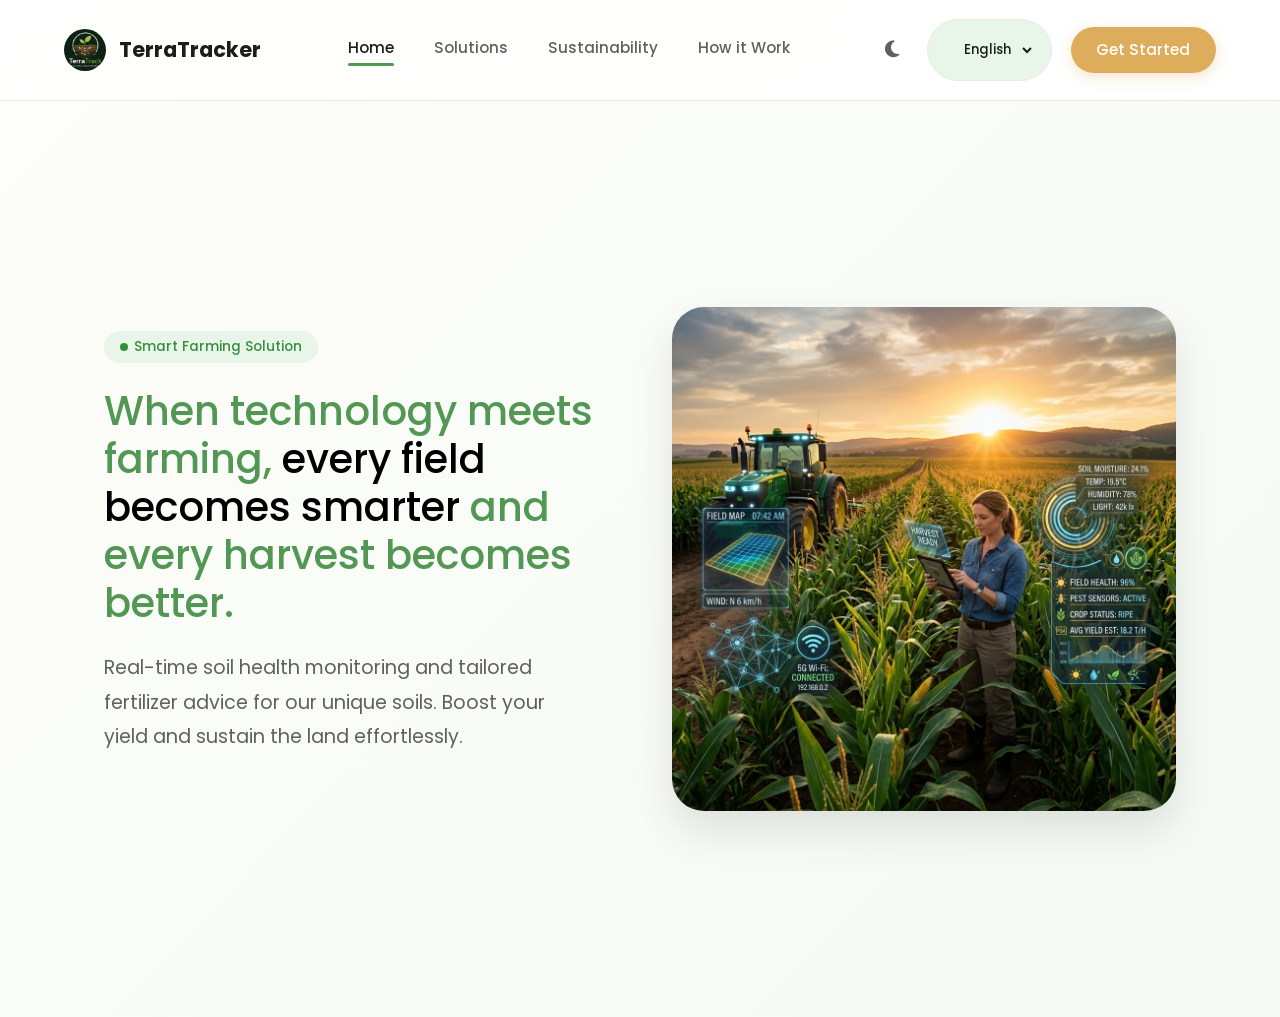
<file: index.html>
<!DOCTYPE html>
<html lang="en">

<head>
    <meta charset="UTF-8">
    <meta name="viewport" content="width=device-width, initial-scale=1.0">
    <title>TerraTracker - Smart Farming Solution</title>
    <link rel="stylesheet" href="styles.css">
    <link rel="stylesheet" href="https://cdnjs.cloudflare.com/ajax/libs/font-awesome/6.4.0/css/all.min.css">
    <style>
        body {
            background: linear-gradient(135deg, var(--bg-color) 0%, rgba(228, 241, 228, 0.4) 100%);
            min-height: 100vh;
            --hero-highlight-color: black;
            /* Light mode → black */
        }

        [data-theme='dark'] body {
            background: linear-gradient(135deg, var(--bg-color) 0%, rgba(30, 45, 30, 0.4) 100%);
            --hero-highlight-color: white;
            /* Dark mode → white */
        }

        .hero-section {
            display: flex;
            align-items: center;
            justify-content: space-between;
            gap: 4rem;
            min-height: calc(100vh - 80px);
        }

        .hero-content {
            flex: 1;
        }

        .hero-title {
            font-size: 2.5rem;
            line-height: 1.2;
            font-weight: 500;
            margin: 1.5rem 0;
            color: var(--text-primary);
        }

        .hero-title span {
            color: var(--primary-green);
        }

        .hero-subtitle {
            font-size: 1.2rem;
            color: var(--text-secondary);
            margin-bottom: 2rem;
            line-height: 1.8;
            max-width: 90%;
        }

        .hero-image-wrapper {
            flex: 1;
            display: flex;
            justify-content: flex-end;
            position: relative;
        }

        .hero-image {
            width: 100%;
            max-width: 600px;
            border-radius: 2rem;
            object-fit: cover;
            box-shadow: 0 20px 40px rgba(0, 0, 0, 0.1);
        }

        select#language-switcher {
            border: none;
            background: transparent;
            font-weight: 500;
            color: var(--text-primary);
            cursor: pointer;
            outline: none;
            padding-right: 0.5rem;
            width: auto;
        }
    </style>
</head>

<body>
    <nav class="navbar">
        <div class="nav-brand">
            <img src="Logo.jpeg" alt="TerraTracker Logo">
            <span>TerraTracker</span>
        </div>
        <div class="nav-links">
            <a href="index.html" class="active" data-i18n="nav_home">Home</a>
            <a href="solutions.html" data-i18n="nav_solutions">Solutions</a>
            <a href="sustainability.html" data-i18n="nav_sustainability">Sustainability</a>
            <a href="how-it-works.html" data-i18n="nav_how">How it Work</a>
        </div>
        <div class="nav-actions">
            <button id="theme-toggle" class="theme-toggle" aria-label="Toggle theme">
                <i class="fa-solid fa-moon"></i>
            </button>
            <div class="custom-select badge">
                <select id="language-switcher">
                    <option value="en">English</option>
                    <option value="hi">हिंदी</option>
                    <option value="te">తెలుగు</option>
                </select>
            </div>
            <a href="login.html" class="btn btn-primary-orange" data-i18n="btn_get_started">Get Started</a>
        </div>
    </nav>

    <main class="container">
        <section class="hero-section animate-fade-in">
            <div class="hero-content">
                <div class="badge">
                    <span class="dot"></span>
                    <span data-i18n="badge_smart">Smart Farming Solution</span>
                </div>
                <h6 class="hero-title">
                    <span data-i18n="hero_title_1">When technology meets farming,</span>
                    <span style="color: var(--hero-highlight-color);" data-i18n="hero_title_2">every field becomes
                        smarter</span>
                    <span data-i18n="hero_title_3">and every harvest becomes better.</span>
                </h6>
                <p class="hero-subtitle" data-i18n="hero_subtitle">
                    Real-time soil health monitoring and tailored fertilizer advice for our unique soils. Boost your
                    yield and sustain the land effortlessly.
                </p>
            </div>
            <div class="hero-image-wrapper">
                <img src="hero_farmer.png" alt="Farmer using smart technology in field" class="hero-image">
            </div>
        </section>
    </main>

    <script src="translations.js"></script>
    <script src="script.js"></script>
</body>

</html>
</file>
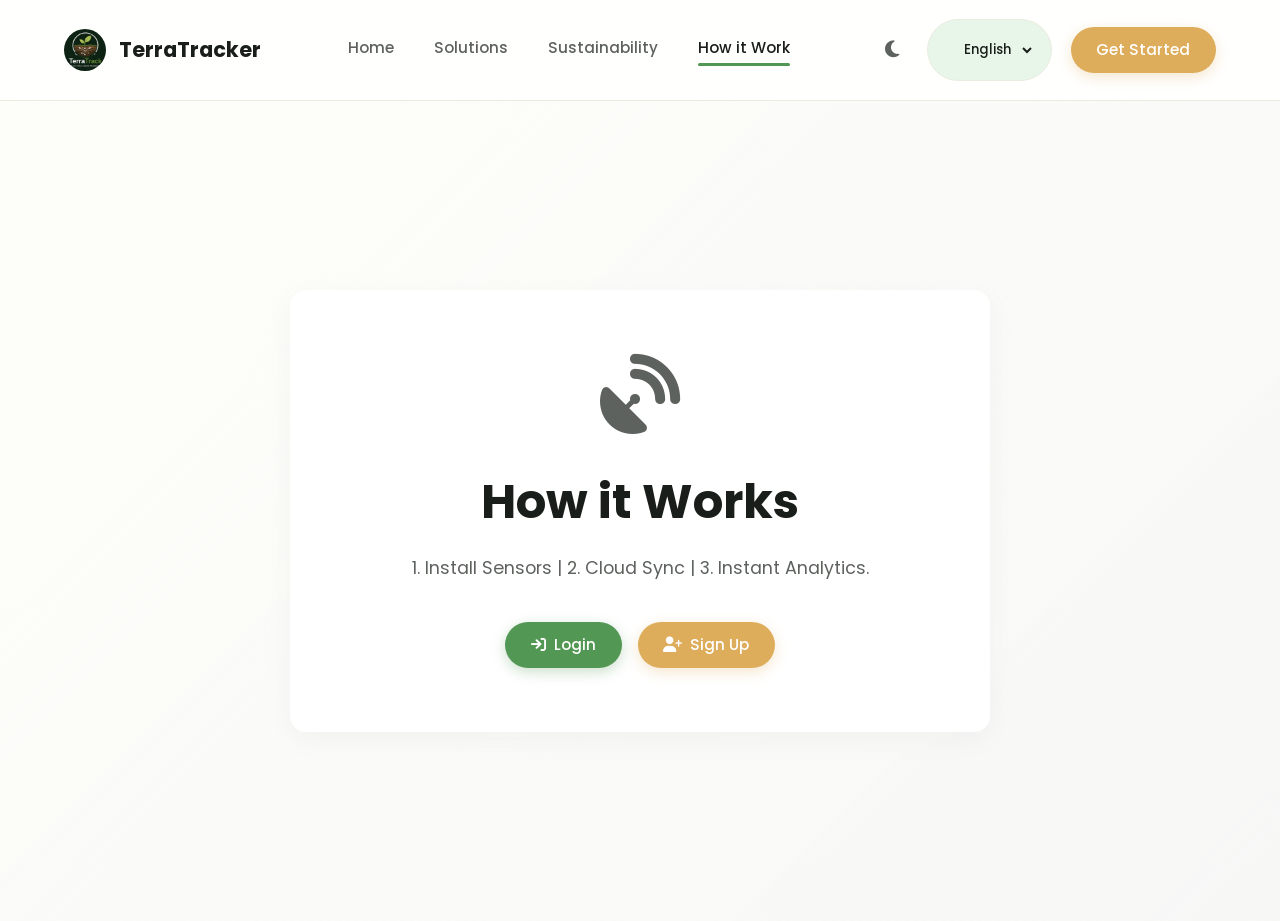
<file: how-it-works.html>
<!DOCTYPE html>
<html lang="en">

<head>
    <meta charset="UTF-8">
    <meta name="viewport" content="width=device-width, initial-scale=1.0">
    <title>How it Works - TerraTracker</title>
    <link rel="stylesheet" href="styles.css">
    <link rel="stylesheet" href="https://cdnjs.cloudflare.com/ajax/libs/font-awesome/6.4.0/css/all.min.css">
    <style>
        .creative-page {
            display: flex;
            align-items: center;
            justify-content: center;
            min-height: calc(100vh - 80px);
            padding: 2rem;
            text-align: center;
            background: linear-gradient(135deg, var(--bg-color) 0%, rgba(200, 200, 230, 0.1) 100%);
        }

        .creative-card {
            width: 100%;
            max-width: 700px;
            padding: 4rem;
        }

        .creative-card h1 {
            font-size: 3rem;
            color: var(--text-primary);
            margin-bottom: 1rem;
        }

        .creative-card p {
            font-size: 1.1rem;
            line-height: 1.6;
            color: var(--text-secondary);
            margin-bottom: 2.5rem;
        }

        .icon-huge {
            font-size: 5rem;
            color: var(--text-secondary);
            margin-bottom: 2rem;
        }

        select#language-switcher {
            border: none;
            background: transparent;
            font-weight: 500;
            color: var(--text-primary);
            cursor: pointer;
            outline: none;
            padding-right: 0.5rem;
            width: auto;
        }
    </style>
</head>

<body>
    <nav class="navbar">
        <div class="nav-brand">
            <img src="Logo.jpeg" alt="TerraTracker Logo">
            <span>TerraTracker</span>
        </div>
        <div class="nav-links">
            <a href="index.html" data-i18n="nav_home">Home</a>
            <a href="solutions.html" data-i18n="nav_solutions">Solutions</a>
            <a href="sustainability.html" data-i18n="nav_sustainability">Sustainability</a>
            <a href="how-it-works.html" class="active" data-i18n="nav_how">How it Work</a>
        </div>
        <div class="nav-actions">
            <button id="theme-toggle" class="theme-toggle" aria-label="Toggle theme">
                <i class="fa-solid fa-moon"></i>
            </button>
            <div class="custom-select badge">
                <select id="language-switcher">
                    <option value="en">English</option>
                    <option value="hi">हिंदी</option>
                    <option value="te">తెలుగు</option>
                </select>
            </div>
            <a href="login.html" class="btn btn-primary-orange" data-i18n="btn_get_started">Get Started</a>
        </div>
    </nav>

    <main class="creative-page animate-fade-in">
        <div class="card creative-card">
            <i class="fa-solid fa-satellite-dish icon-huge"></i>
            <h1 data-i18n="page_how_title">How it Works</h1>
            <p data-i18n="page_how_sub">1. Install Sensors | 2. Cloud Sync | 3. Instant Analytics.</p>
            <div style="display: flex; gap: 1rem; justify-content: center;">
                <a href="login.html" class="btn btn-primary-green">
                    <i class="fa-solid fa-arrow-right-to-bracket"></i> <span data-i18n="btn_login">Login</span>
                </a>
                <a href="signup.html" class="btn btn-primary-orange">
                    <i class="fa-solid fa-user-plus"></i> <span data-i18n="btn_signup">Sign Up</span>
                </a>
            </div>
        </div>
    </main>

    <script src="translations.js"></script>
    <script src="script.js"></script>
</body>

</html>
</file>
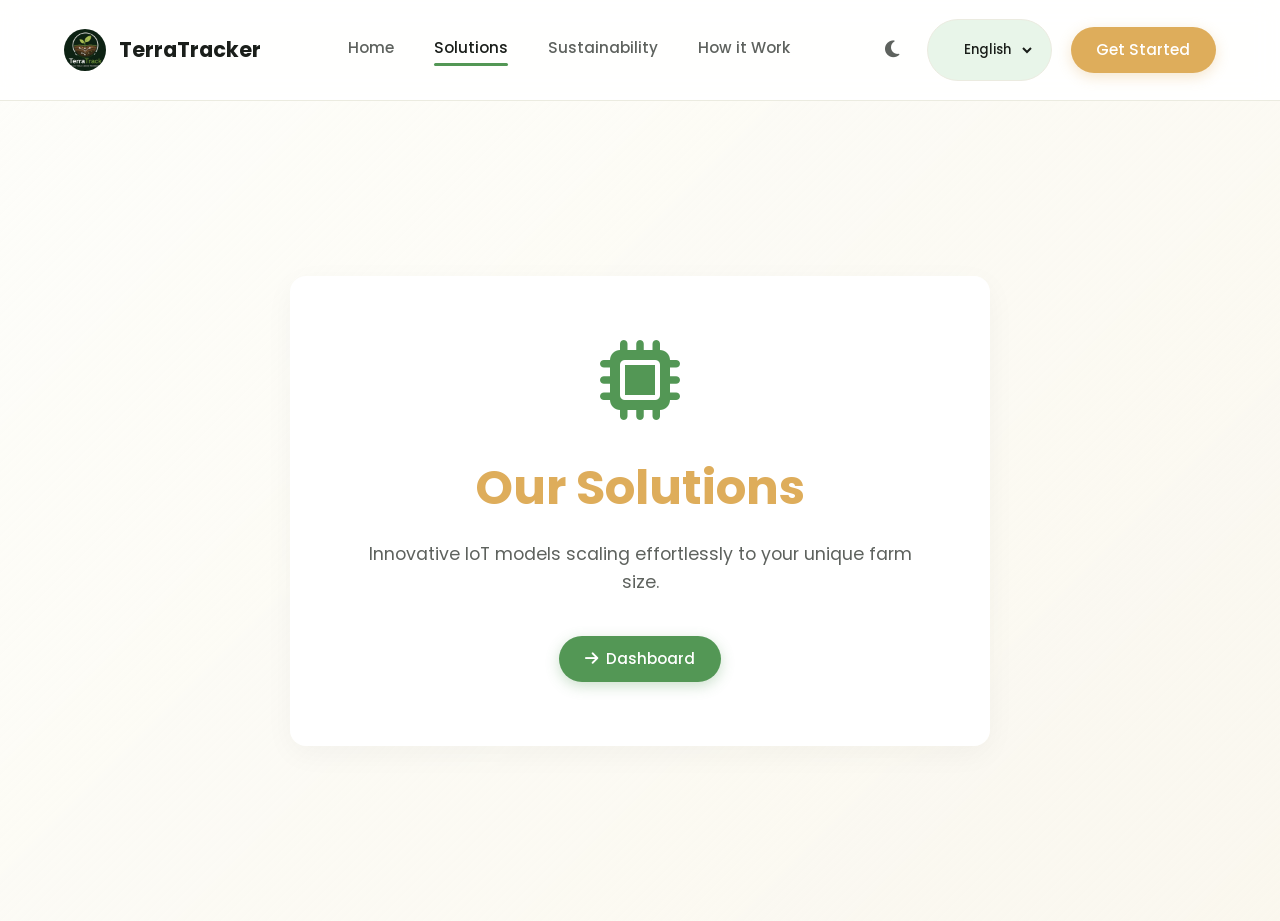
<file: solutions.html>
<!DOCTYPE html>
<html lang="en">

<head>
    <meta charset="UTF-8">
    <meta name="viewport" content="width=device-width, initial-scale=1.0">
    <title>Solutions - TerraTracker</title>
    <link rel="stylesheet" href="styles.css">
    <link rel="stylesheet" href="https://cdnjs.cloudflare.com/ajax/libs/font-awesome/6.4.0/css/all.min.css">
    <style>
        .creative-page {
            display: flex;
            align-items: center;
            justify-content: center;
            min-height: calc(100vh - 80px);
            padding: 2rem;
            text-align: center;
            background: linear-gradient(135deg, var(--bg-color) 0%, rgba(228, 200, 150, 0.1) 100%);
        }

        .creative-card {
            width: 100%;
            max-width: 700px;
            padding: 4rem;
        }

        .creative-card h1 {
            font-size: 3rem;
            color: var(--primary-orange);
            margin-bottom: 1rem;
        }

        .creative-card p {
            font-size: 1.1rem;
            line-height: 1.6;
            color: var(--text-secondary);
            margin-bottom: 2.5rem;
        }

        .icon-huge {
            font-size: 5rem;
            color: var(--primary-green);
            margin-bottom: 2rem;
        }

        select#language-switcher {
            border: none;
            background: transparent;
            font-weight: 500;
            color: var(--text-primary);
            cursor: pointer;
            outline: none;
            padding-right: 0.5rem;
            width: auto;
        }
    </style>
</head>

<body>
    <nav class="navbar">
        <div class="nav-brand">
            <img src="Logo.jpeg" alt="TerraTracker Logo">
            <span>TerraTracker</span>
        </div>
        <div class="nav-links">
            <a href="index.html" data-i18n="nav_home">Home</a>
            <a href="solutions.html" class="active" data-i18n="nav_solutions">Solutions</a>
            <a href="sustainability.html" data-i18n="nav_sustainability">Sustainability</a>
            <a href="how-it-works.html" data-i18n="nav_how">How it Work</a>
        </div>
        <div class="nav-actions">
            <button id="theme-toggle" class="theme-toggle" aria-label="Toggle theme">
                <i class="fa-solid fa-moon"></i>
            </button>
            <div class="custom-select badge">
                <select id="language-switcher">
                    <option value="en">English</option>
                    <option value="hi">हिंदी</option>
                    <option value="te">తెలుగు</option>
                </select>
            </div>
            <a href="login.html" class="btn btn-primary-orange" data-i18n="btn_get_started">Get Started</a>
        </div>
    </nav>

    <main class="creative-page animate-fade-in">
        <div class="card creative-card">
            <i class="fa-solid fa-microchip icon-huge"></i>
            <h1 data-i18n="page_sol_title">Our Solutions</h1>
            <p data-i18n="page_sol_sub">Innovative IoT models scaling effortlessly to your unique farm size.</p>
            <a href="login.html" class="btn btn-primary-green">
                <i class="fa-solid fa-arrow-right"></i> <span data-i18n="nav_dashboard">Dashboard</span>
            </a>
        </div>
    </main>

    <script src="translations.js"></script>
    <script src="script.js"></script>
</body>

</html>
</file>
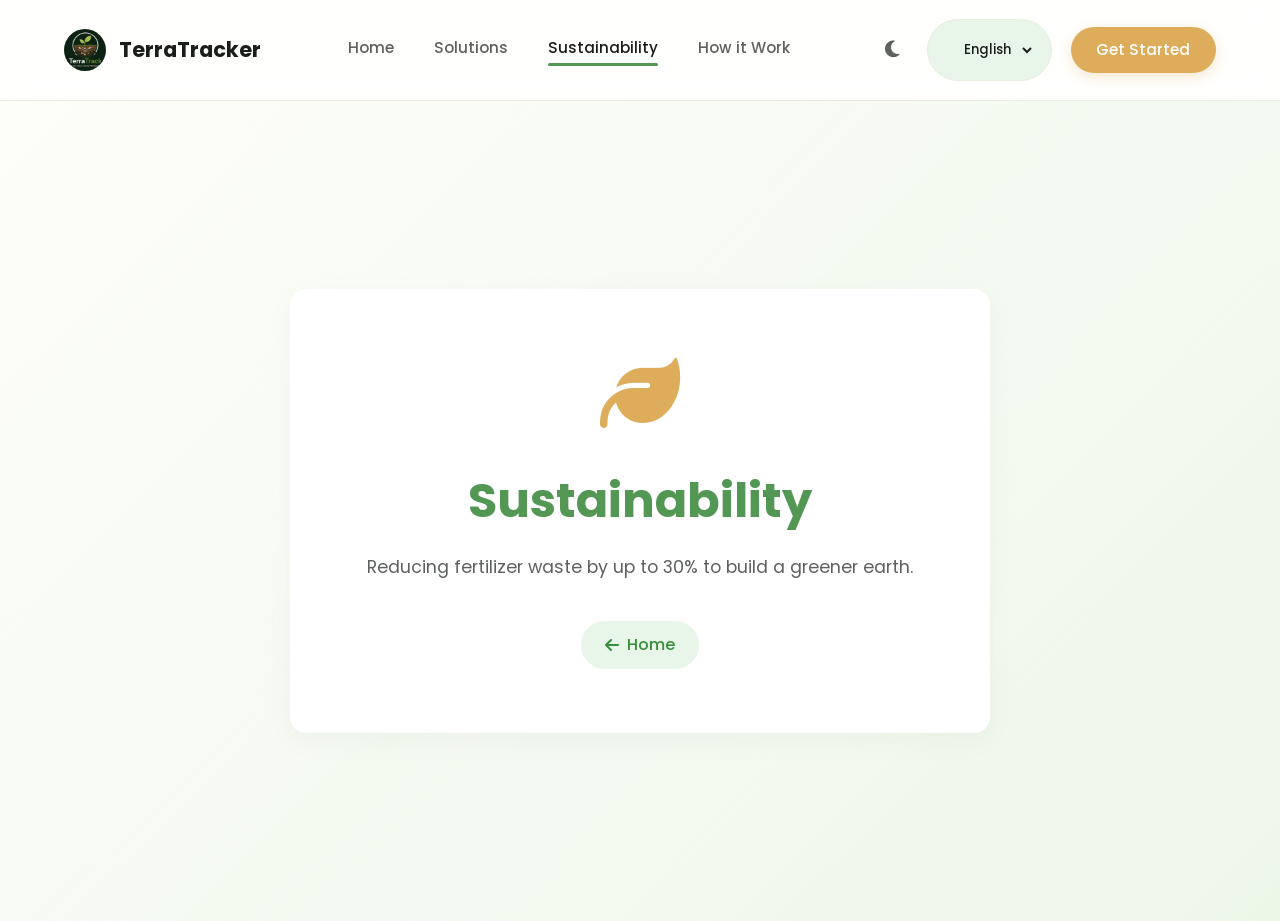
<file: sustainability.html>
<!DOCTYPE html>
<html lang="en">

<head>
    <meta charset="UTF-8">
    <meta name="viewport" content="width=device-width, initial-scale=1.0">
    <title>Sustainability - TerraTracker</title>
    <link rel="stylesheet" href="styles.css">
    <link rel="stylesheet" href="https://cdnjs.cloudflare.com/ajax/libs/font-awesome/6.4.0/css/all.min.css">
    <style>
        .creative-page {
            display: flex;
            align-items: center;
            justify-content: center;
            min-height: calc(100vh - 80px);
            padding: 2rem;
            text-align: center;
            background: linear-gradient(135deg, var(--bg-color) 0%, rgba(100, 200, 100, 0.1) 100%);
        }

        .creative-card {
            width: 100%;
            max-width: 700px;
            padding: 4rem;
        }

        .creative-card h1 {
            font-size: 3rem;
            color: var(--primary-green);
            margin-bottom: 1rem;
        }

        .creative-card p {
            font-size: 1.1rem;
            line-height: 1.6;
            color: var(--text-secondary);
            margin-bottom: 2.5rem;
        }

        .icon-huge {
            font-size: 5rem;
            color: var(--primary-orange);
            margin-bottom: 2rem;
        }

        select#language-switcher {
            border: none;
            background: transparent;
            font-weight: 500;
            color: var(--text-primary);
            cursor: pointer;
            outline: none;
            padding-right: 0.5rem;
            width: auto;
        }
    </style>
</head>

<body>
    <nav class="navbar">
        <div class="nav-brand">
            <img src="Logo.jpeg" alt="TerraTracker Logo">
            <span>TerraTracker</span>
        </div>
        <div class="nav-links">
            <a href="index.html" data-i18n="nav_home">Home</a>
            <a href="solutions.html" data-i18n="nav_solutions">Solutions</a>
            <a href="sustainability.html" class="active" data-i18n="nav_sustainability">Sustainability</a>
            <a href="how-it-works.html" data-i18n="nav_how">How it Work</a>
        </div>
        <div class="nav-actions">
            <button id="theme-toggle" class="theme-toggle" aria-label="Toggle theme">
                <i class="fa-solid fa-moon"></i>
            </button>
            <div class="custom-select badge">
                <select id="language-switcher">
                    <option value="en">English</option>
                    <option value="hi">हिंदी</option>
                    <option value="te">తెలుగు</option>
                </select>
            </div>
            <a href="login.html" class="btn btn-primary-orange" data-i18n="btn_get_started">Get Started</a>
        </div>
    </nav>

    <main class="creative-page animate-fade-in">
        <div class="card creative-card">
            <i class="fa-solid fa-leaf icon-huge"></i>
            <h1 data-i18n="page_sus_title">Sustainability</h1>
            <p data-i18n="page_sus_sub">Reducing fertilizer waste by up to 30% to build a greener earth.</p>
            <a href="index.html" class="btn btn-outline" style="font-size: 1rem; padding: 0.7rem 1.5rem;">
                <i class="fa-solid fa-arrow-left"></i> <span data-i18n="nav_home">Home</span>
            </a>
        </div>
    </main>

    <script src="translations.js"></script>
    <script src="script.js"></script>
</body>

</html>
</file>
<file: styles.css>
@import url('https://fonts.googleapis.com/css2?family=Poppins:wght@400;500;600;700&display=swap');

:root {
    --bg-color: #fdfdf9;
    --text-primary: #1a1e1a;
    --text-secondary: #5e625e;
    --card-bg: #ffffff;
    --primary-green: #539755;
    --primary-green-hover: #448046;
    --primary-orange: #dead5b;
    --primary-orange-hover: #c99849;
    --border-color: #ebebe0;
    --nav-bg: rgba(255, 255, 255, 0.85);
    --input-bg: #f4f5f5;
    --badge-bg: #e8f5e9;
    --badge-text: #388e3c;
    --icon-bg: #fffcf8;
    --icon-color: #dead5b;
}

[data-theme='dark'] {
    --bg-color: #121412;
    --text-primary: #f2f4f2;
    --text-secondary: #a0a6a0;
    --card-bg: #1e201e;
    --primary-green: #6cb86c;
    --primary-green-hover: #5ba35b;
    --primary-orange: #f2b464;
    --primary-orange-hover: #d99c4c;
    --border-color: #2c302c;
    --nav-bg: rgba(30, 32, 30, 0.85);
    --input-bg: #2a2e2a;
    --badge-bg: #1e3320;
    --badge-text: #6cb86c;
    --icon-bg: #2a2824;
    --icon-color: #f2b464;
}

* {
    margin: 0;
    padding: 0;
    box-sizing: border-box;
}

body {
    font-family: 'Poppins', sans-serif;
    background-color: var(--bg-color);
    color: var(--text-primary);
    transition: background-color 0.3s ease, color 0.3s ease;
    overflow-x: hidden;
}

a {
    text-decoration: none;
    color: inherit;
}

button {
    font-family: inherit;
    cursor: pointer;
    border: none;
    transition: all 0.2s ease;
}

input,
select {
    font-family: inherit;
    border: 1px solid var(--border-color);
    background-color: var(--input-bg);
    color: var(--text-primary);
    border-radius: 8px;
    padding: 0.8rem 1rem;
    width: 100%;
    transition: border-color 0.2s ease;
}

input:focus,
select:focus {
    outline: none;
    border-color: var(--primary-green);
}

/* Navbar */
.navbar {
    display: flex;
    justify-content: space-between;
    align-items: center;
    padding: 1.2rem 5%;
    background-color: var(--nav-bg);
    backdrop-filter: blur(12px);
    border-bottom: 1px solid var(--border-color);
    position: sticky;
    top: 0;
    z-index: 100;
}

.nav-brand {
    display: flex;
    align-items: center;
    gap: 0.8rem;
    font-weight: 700;
    font-size: 1.3rem;
}

.nav-brand img {
    height: 42px;
    width: 42px;
    border-radius: 50%;
    object-fit: cover;
}

.nav-links {
    display: flex;
    gap: 2.5rem;
}

.nav-links a {
    font-size: 0.95rem;
    font-weight: 500;
    color: var(--text-secondary);
    transition: color 0.2s ease;
    position: relative;
    padding-bottom: 0.3rem;
}

.nav-links a:hover,
.nav-links a.active {
    color: var(--text-primary);
}

.nav-links a.active::after {
    content: '';
    position: absolute;
    bottom: -2px;
    left: 0;
    width: 100%;
    height: 3px;
    background-color: var(--primary-green);
    border-radius: 3px;
}

.nav-actions {
    display: flex;
    align-items: center;
    gap: 1.2rem;
}

/* Form inputs with icons */
.input-group {
    position: relative;
    margin-bottom: 1.5rem;
}

.input-group i {
    position: absolute;
    left: 1rem;
    top: 50%;
    transform: translateY(-50%);
    color: var(--text-secondary);
}

.input-group input {
    padding-left: 2.8rem;
}

/* Buttons */
.btn {
    padding: 0.7rem 1.6rem;
    border-radius: 2rem;
    font-weight: 500;
    font-size: 0.95rem;
    display: inline-flex;
    align-items: center;
    justify-content: center;
    gap: 0.5rem;
}

.btn-primary-orange {
    background-color: var(--primary-orange);
    color: #fff;
    box-shadow: 0 4px 14px rgba(222, 173, 91, 0.3);
}

.btn-primary-orange:hover {
    background-color: var(--primary-orange-hover);
    transform: translateY(-2px);
    box-shadow: 0 6px 20px rgba(222, 173, 91, 0.4);
}

.btn-primary-green {
    background-color: var(--primary-green);
    color: #fff;
    box-shadow: 0 4px 14px rgba(83, 151, 85, 0.3);
}

.btn-primary-green:hover {
    background-color: var(--primary-green-hover);
    transform: translateY(-2px);
    box-shadow: 0 6px 20px rgba(83, 151, 85, 0.4);
}

.btn-outline {
    background-color: var(--badge-bg);
    color: var(--badge-text);
    padding: 0.5rem 1rem;
}

.btn-text {
    background-color: transparent;
    color: var(--primary-orange);
    padding: 0;
}

.btn-text:hover {
    color: var(--primary-orange-hover);
}

/* Dropdown/Select */
.custom-select {
    display: flex;
    align-items: center;
    background-color: var(--input-bg);
    padding: 0.5rem 1rem;
    border-radius: 2rem;
    border: 1px solid var(--border-color);
    gap: 0.5rem;
    font-size: 0.9rem;
    cursor: pointer;
}

/* Theme Toggle */
.theme-toggle {
    background: transparent;
    border: none;
    font-size: 1.2rem;
    color: var(--text-secondary);
    cursor: pointer;
    display: flex;
    align-items: center;
    justify-content: center;
    padding: 0.5rem;
    border-radius: 50%;
    transition: background-color 0.2s, color 0.2s;
}

.theme-toggle:hover {
    background: var(--input-bg);
    color: var(--text-primary);
}

/* Badge */
.badge {
    display: inline-flex;
    align-items: center;
    gap: 0.4rem;
    padding: 0.4rem 1rem;
    background-color: var(--badge-bg);
    color: var(--badge-text);
    border-radius: 2rem;
    font-size: 0.85rem;
    font-weight: 500;
}

.badge .dot {
    width: 8px;
    height: 8px;
    background-color: var(--badge-text);
    border-radius: 50%;
}

/* Container */
.container {
    max-width: 1200px;
    margin: 0 auto;
    padding: 3rem 5%;
}

/* Cards */
.card {
    background-color: var(--card-bg);
    border-radius: 16px;
    padding: 2rem;
    box-shadow: 0 8px 30px rgba(0, 0, 0, 0.04);
    transition: background-color 0.3s ease;
}

/* Fade in animation */
@keyframes fadeIn {
    from {
        opacity: 0;
        transform: translateY(10px);
    }

    to {
        opacity: 1;
        transform: translateY(0);
    }
}

.animate-fade-in {
    animation: fadeIn 0.8s ease forwards;
}

/* ============================================
   HAMBURGER MENU (Mobile Navigation)
   ============================================ */
.hamburger {
    display: none;
    background: transparent;
    border: none;
    font-size: 1.4rem;
    color: var(--text-primary);
    cursor: pointer;
    padding: 0.5rem;
    border-radius: 8px;
    transition: background 0.2s ease;
}

.hamburger:hover {
    background: var(--input-bg);
}

/* ============================================
   MOBILE RESPONSIVE — screens ≤ 768px
   ============================================ */
@media (max-width: 768px) {

    /* Show hamburger button on mobile */
    .hamburger {
        display: flex;
        align-items: center;
        justify-content: center;
    }

    /* Hide nav links by default on mobile */
    .nav-links {
        display: none;
        position: absolute;
        top: 100%;
        left: 0;
        width: 100%;
        flex-direction: column;
        background-color: var(--nav-bg);
        backdrop-filter: blur(12px);
        border-bottom: 1px solid var(--border-color);
        padding: 1rem 5%;
        gap: 0.8rem;
        z-index: 99;
    }

    /* Show nav links when menu-open class is added */
    .nav-links.menu-open {
        display: flex;
    }

    .nav-links a {
        padding: 0.6rem 0;
        font-size: 1rem;
    }

    /* Stack nav actions */
    .nav-actions {
        gap: 0.8rem;
    }

    /* Hide logout text on mobile, keep icon */
    .nav-actions .btn-text span {
        display: none;
    }

    /* Smaller containers */
    .container {
        padding: 2rem 4%;
    }

    /* Card padding reduction */
    .card {
        padding: 1.2rem;
    }
}
</file>
